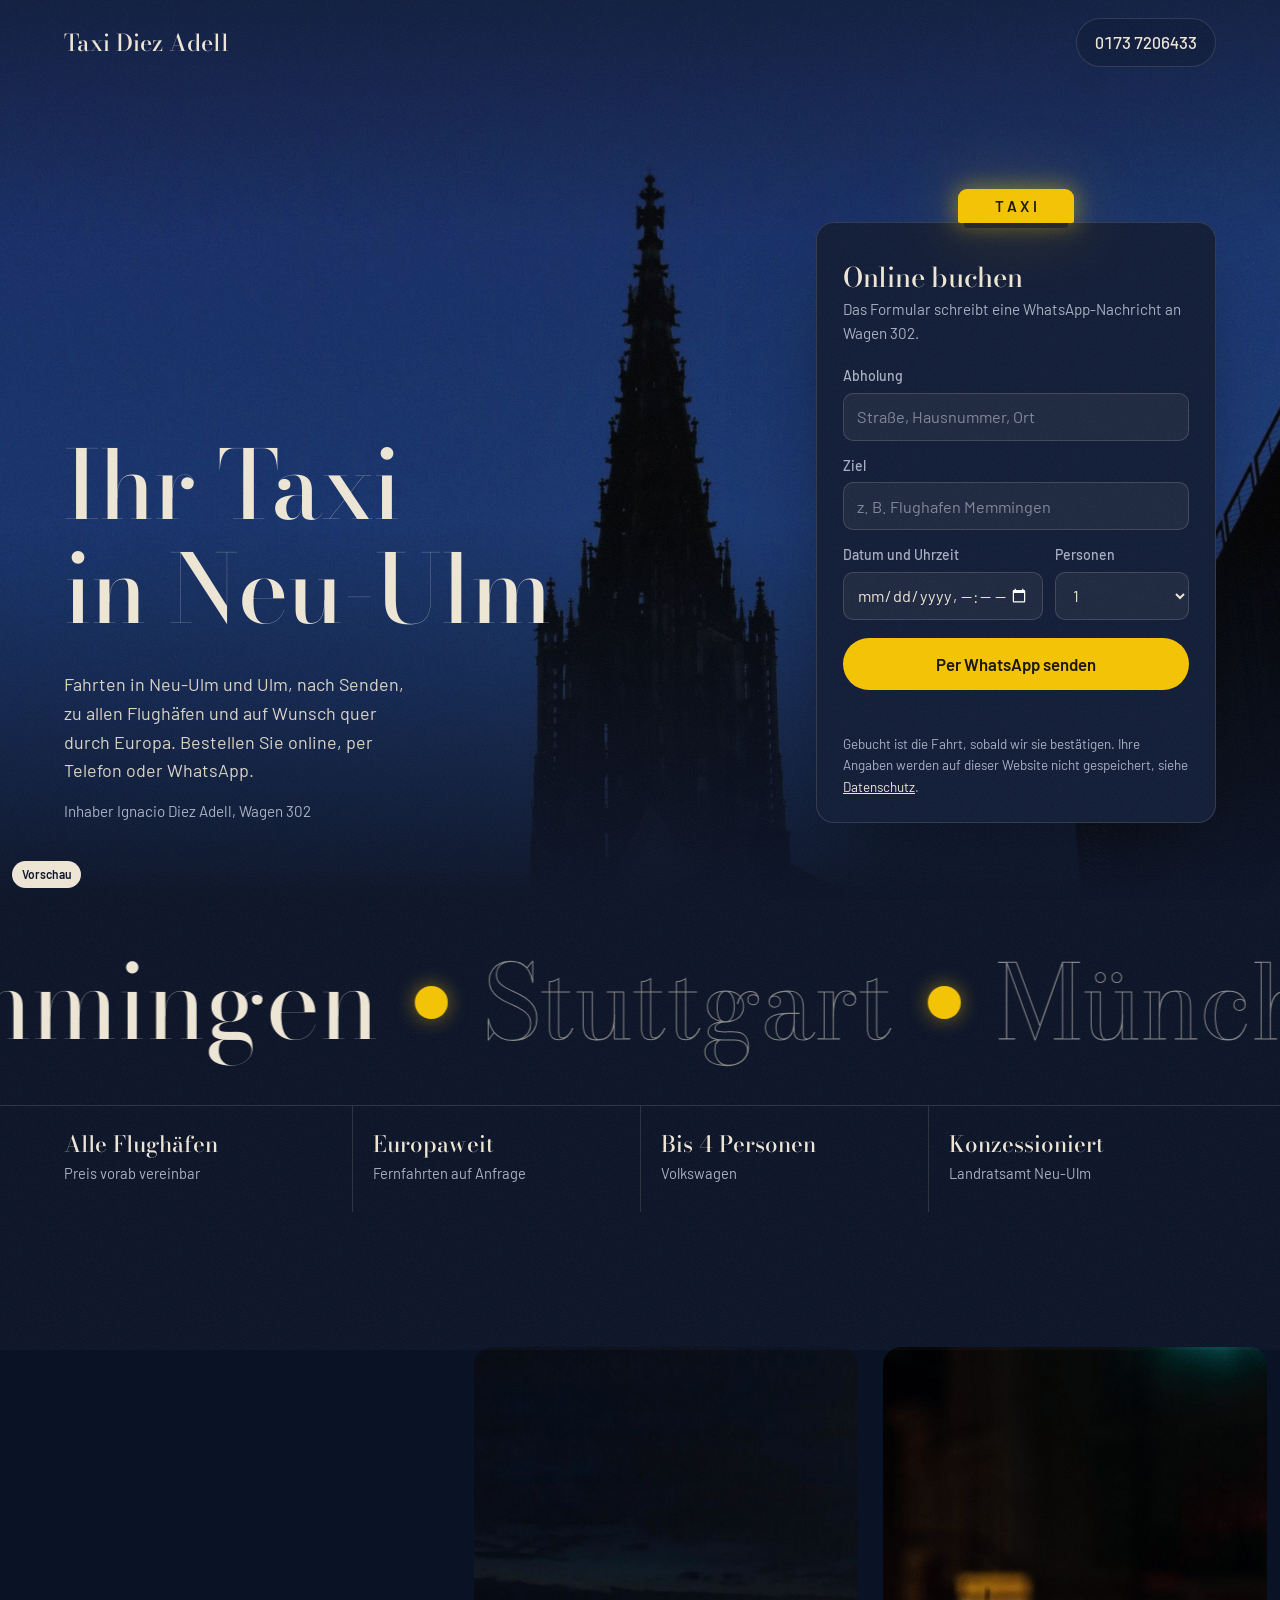
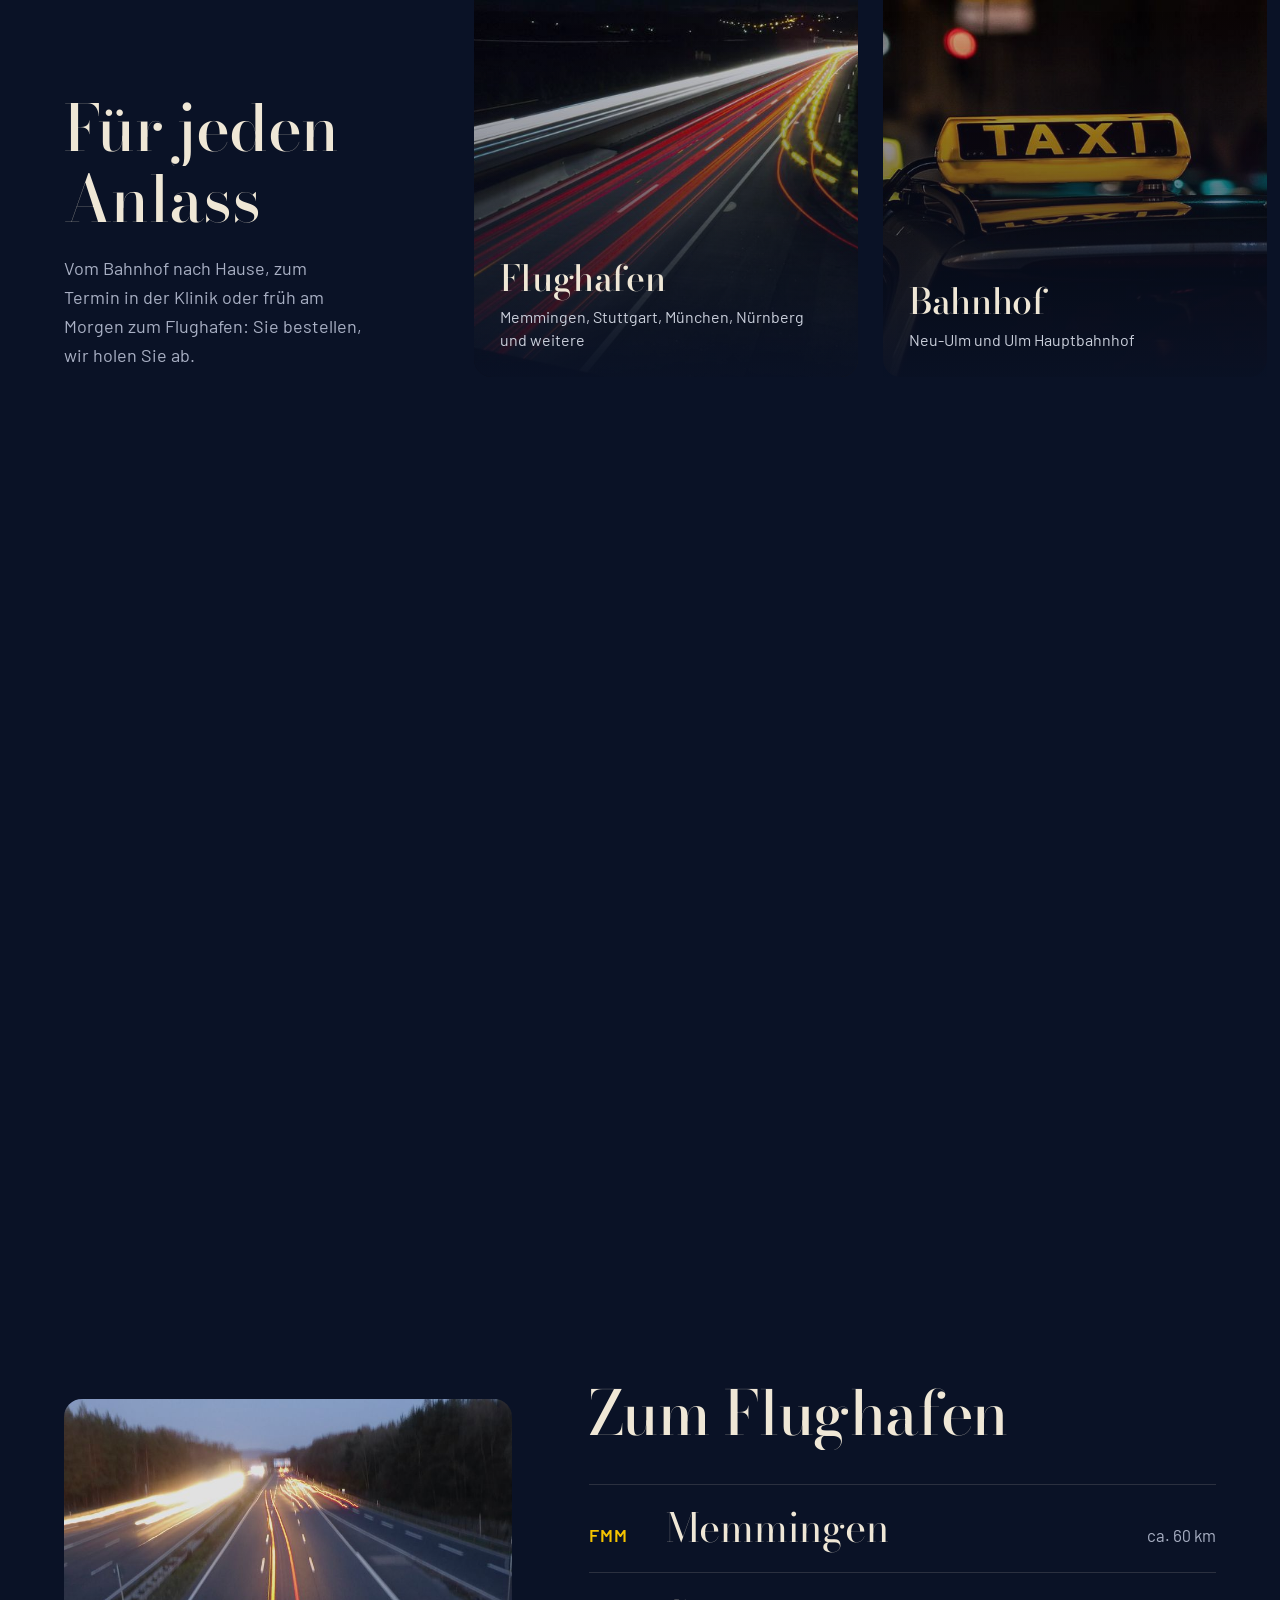
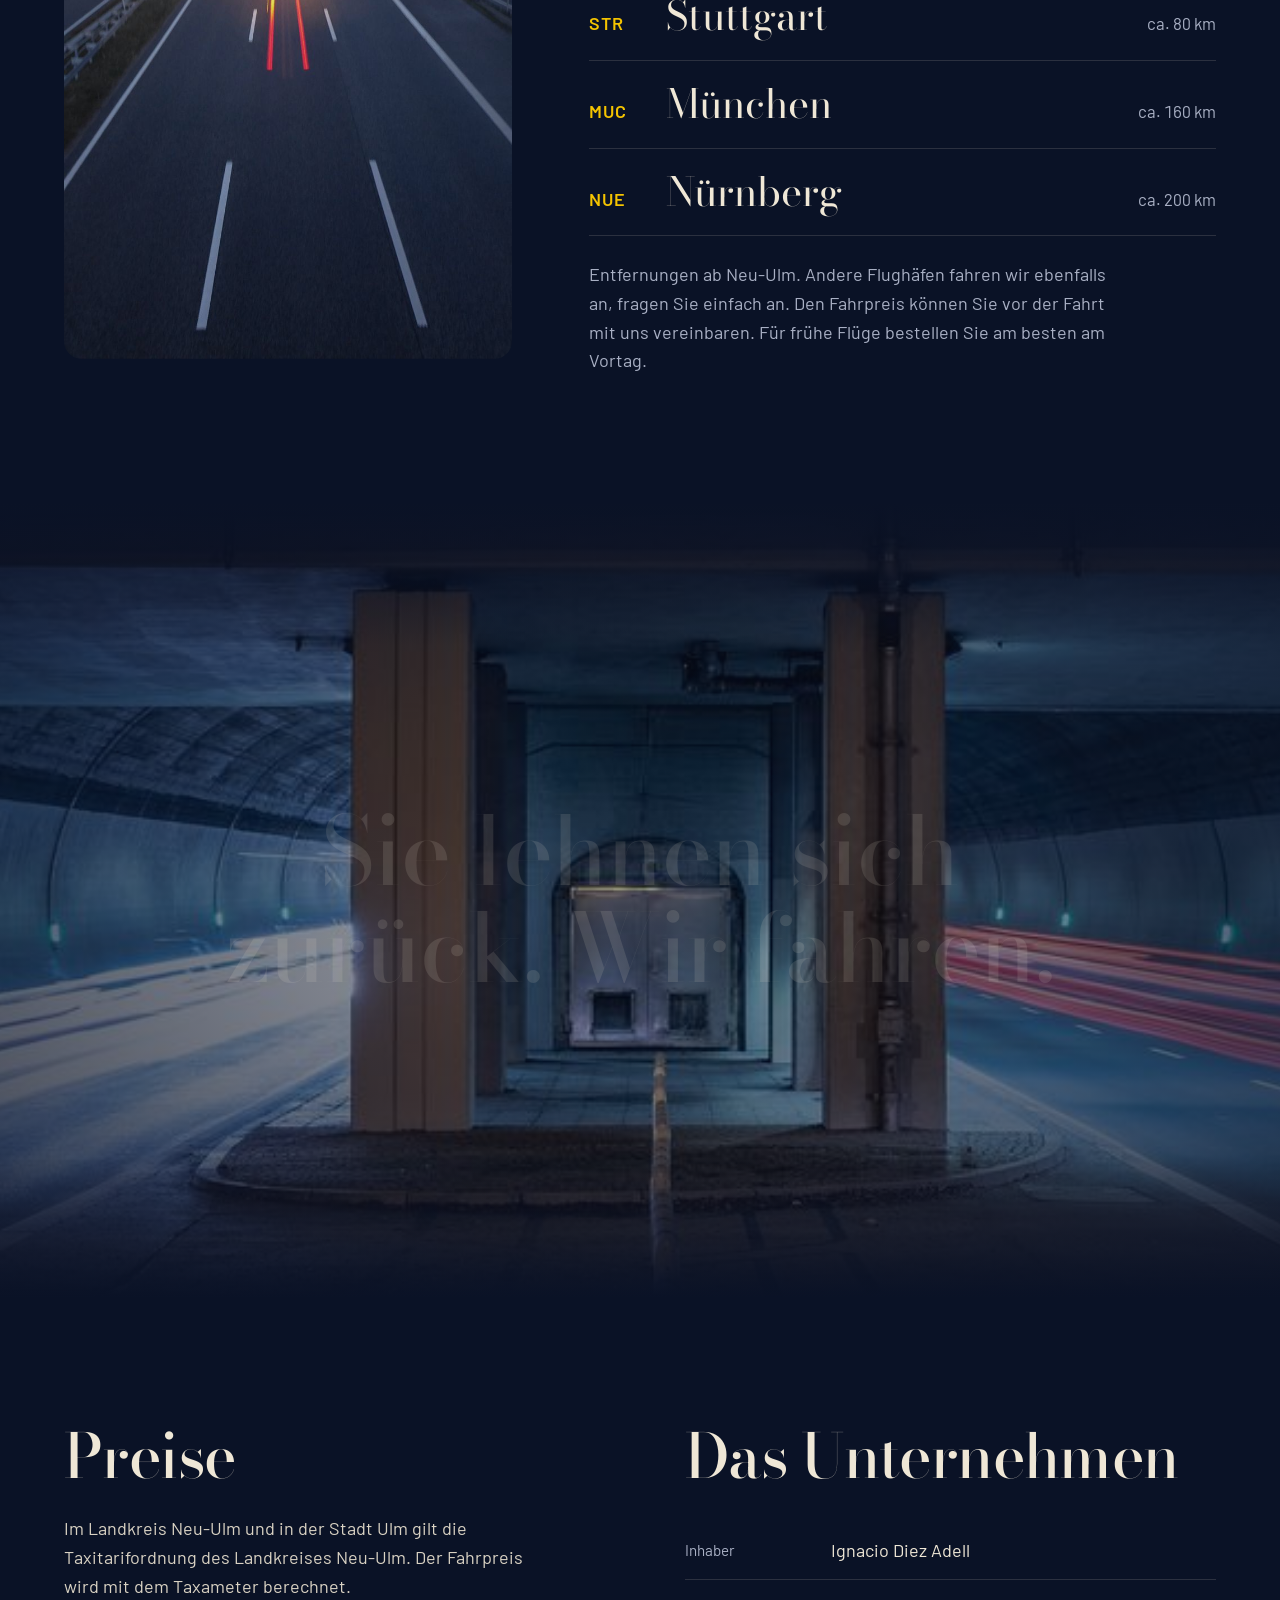
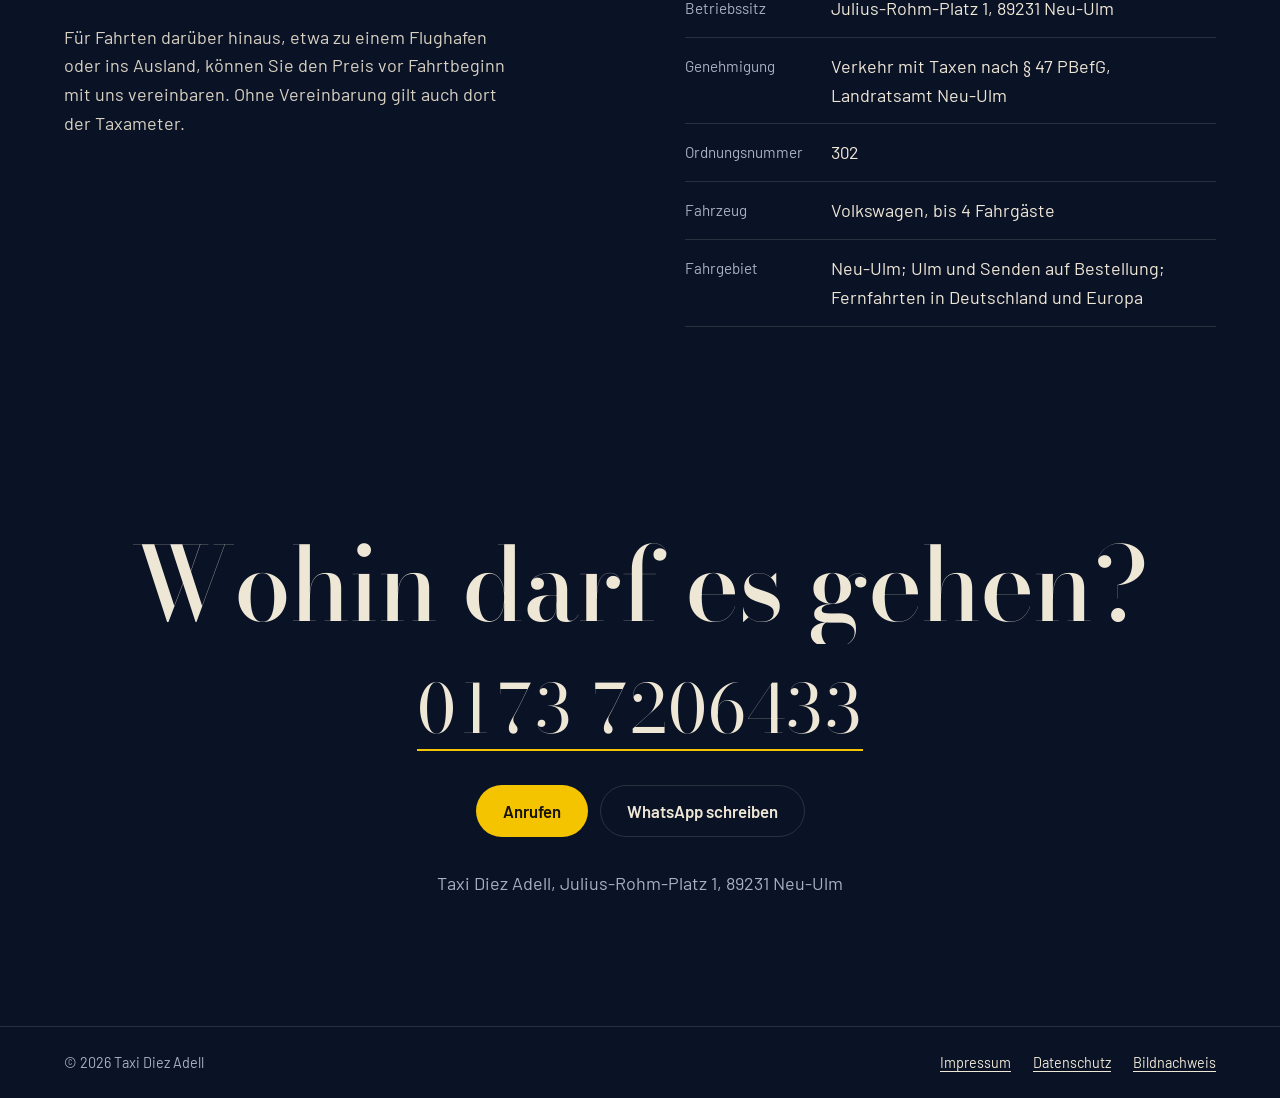
<file: index.html>
<!doctype html>
<html lang="de">
<head>
<meta charset="utf-8">
<meta name="viewport" content="width=device-width,initial-scale=1,viewport-fit=cover">
<title>Taxi Diez Adell · Taxi in Neu-Ulm</title>
<meta name="description" content="Taxi in Neu-Ulm. Fahrten in Neu-Ulm und Ulm, nach Senden, zu allen Flughäfen und Fernfahrten in ganz Europa. Online, per Telefon oder WhatsApp: 0173 7206433.">
<meta name="robots" content="noindex, nofollow">
<meta name="theme-color" content="#0A1226">
<link rel="preload" href="fonts/BodoniModa-normal-400-700.woff2" as="font" type="font/woff2" crossorigin>
<link rel="preload" href="img/muenster-nacht-2400.jpg" as="image" media="(min-width: 761px)">
<link rel="preload" href="img/muenster-nacht-hoch-1200.jpg" as="image" media="(max-width: 760px)">
<link rel="stylesheet" href="fonts.css">
<script>
  // Bewegung nur, wenn erwünscht; ohne JavaScript bleibt alles sichtbar
  (function () {
    var d = document.documentElement;
    if (window.matchMedia && !window.matchMedia('(prefers-reduced-motion: reduce)').matches) {
      d.classList.add('motion');
      // Vorspann nur beim Ankommen von außen; kein Speichern im Browser (§ 25 TDDDG)
      var own = false;
      try { own = !!document.referrer && new URL(document.referrer).origin === location.origin; } catch (e) {}
      if (!own) d.classList.add('intro');
    }
  })();
</script>
<style>
/* Blaue Stunde über dem Ulmer Münster: Grundfarbe aus dem Himmel des Titelfotos,
   Text in Hellelfenbein (RAL 1015, die deutsche Taxifarbe), Gelb nur dort, wo im Taxi Licht ist. */
:root {
  --night: #0A1226;
  --night-2: #101B36;
  --ivory: #EFE7D6;
  --mist: #A9B0C4;
  --sign: #F5C400;
  --line: rgba(239, 231, 214, .14);
  --serif: "Bodoni Moda", "Bodoni 72", Didot, Georgia, serif;
  --sans: "Barlow", "Segoe UI", system-ui, sans-serif;
  --gut: clamp(16px, 5vw, 72px);
  --max: 1320px;
  --ease: cubic-bezier(.2, .7, .2, 1);
  color-scheme: dark;
}
* { box-sizing: border-box; }
html { -webkit-text-size-adjust: 100%; }
html.lenis, html.lenis body { height: auto; }
.lenis.lenis-smooth { scroll-behavior: auto !important; }
.lenis.lenis-stopped { overflow: hidden; }
body { margin: 0; background: var(--night); color: var(--ivory); font: 400 18px/1.6 var(--sans); overflow-x: hidden; }
img { display: block; max-width: 100%; height: auto; }
a { color: inherit; }
:focus-visible { outline: 2px solid var(--sign); outline-offset: 3px; }
.wrap { max-width: var(--max); margin: 0 auto; padding-inline: var(--gut); }
h1, h2, h3 { font-family: var(--serif); font-weight: 500; letter-spacing: -.01em; line-height: 1.04; margin: 0; text-wrap: balance; }
.num { font-variant-numeric: tabular-nums lining-nums; white-space: nowrap; }
figure { margin: 0; }
.sr { position: absolute; width: 1px; height: 1px; overflow: hidden; clip: rect(0 0 0 0); white-space: nowrap; }

/* Filmkorn über allem, sehr leise */
.grain { position: fixed; inset: -50%; z-index: 60; pointer-events: none; opacity: .07; background-image: url("data:image/svg+xml,%3Csvg xmlns='http://www.w3.org/2000/svg' width='160' height='160'%3E%3Cfilter id='n'%3E%3CfeTurbulence type='fractalNoise' baseFrequency='.85' numOctaves='3' stitchTiles='stitch'/%3E%3C/filter%3E%3Crect width='100%25' height='100%25' filter='url(%23n)'/%3E%3C/svg%3E"); }
.motion .grain { animation: grain .9s steps(4) infinite; }
@keyframes grain { 0% { transform: translate(0, 0); } 25% { transform: translate(-3%, 2%); } 50% { transform: translate(2%, -3%); } 75% { transform: translate(-2%, -1%); } 100% { transform: translate(1%, 3%); } }

/* Vorspann: das Dachzeichen geht an, dann hebt sich der Vorhang */
.loader { display: none; }
.intro .loader { display: grid; position: fixed; inset: 0; z-index: 80; background: #060B18; place-items: center; animation: loaderFailsafe .01s 4s forwards; }
@keyframes loaderFailsafe { to { visibility: hidden; } }
.loader .sign { width: 150px; height: 44px; border-radius: 11px 11px 3px 3px; background: #2C2B26; color: #5E5A4E; display: grid; place-items: center; font: 600 1.15rem var(--sans); letter-spacing: .3em; padding-left: .3em; }
.loader .sign.on { background: var(--sign); color: #1A1708; box-shadow: 0 0 30px 4px rgba(245,196,0,.5), 0 0 120px 30px rgba(245,196,0,.16); }
.loader p { position: absolute; bottom: 9vh; left: 0; right: 0; text-align: center; font-family: var(--serif); font-size: 1.1rem; color: var(--mist); margin: 0; }

/* Navigation */
.nav { position: fixed; inset: 0 0 auto; z-index: 40; padding-top: env(safe-area-inset-top, 0px); transition: transform .5s var(--ease), background-color .4s, backdrop-filter .4s; }
.nav.solid { background: rgba(10,18,38,.72); backdrop-filter: blur(14px); -webkit-backdrop-filter: blur(14px); border-bottom: 1px solid var(--line); }
.nav.hide { transform: translateY(-110%); }
.nav .wrap { display: flex; justify-content: space-between; align-items: center; gap: 16px; padding-block: 18px; }
.brand { font-family: var(--serif); font-size: 1.45rem; font-weight: 500; text-decoration: none; }
.nav-tel { font-weight: 500; font-size: 1.05rem; text-decoration: none; padding: 10px 18px; border: 1px solid var(--line); border-radius: 999px; background: rgba(10,18,38,.35); display: inline-block; }
.nav-tel:hover { border-color: var(--ivory); }

/* Titel */
.hero { position: relative; min-height: min(100svh, 980px); display: flex; align-items: flex-end; isolation: isolate; overflow: hidden; }
.hero-media { position: absolute; inset: 0; z-index: -2; overflow: hidden; }
.hero-media img { width: 100%; height: 100%; object-fit: cover; object-position: 50% 35%; transform-origin: 50% 40%; }
.hero::after { content: ""; position: absolute; inset: 0; z-index: -1; background: linear-gradient(180deg, rgba(10,18,38,.55) 0%, rgba(10,18,38,0) 26%, rgba(10,18,38,0) 58%, var(--night) 100%); }
.hero-in { width: 100%; display: grid; grid-template-columns: minmax(0, 1fr) minmax(0, 400px); gap: 48px; align-items: end; padding-block: 140px clamp(40px, 6vw, 80px); }
.hero h1 { font-size: clamp(3.1rem, 7.4vw, 6.6rem); max-width: 9ch; }
.hero .lead { margin: 26px 0 0; max-width: 36ch; font-size: clamp(1.08rem, 1.4vw, 1.22rem); color: #DCD5C6; }
.hero .owner { margin: 14px 0 0; font-size: .95rem; color: var(--mist); }

/* Bestellkarte: die Karte ist das Wagendach, darauf das Dachzeichen */
.order { position: relative; background: var(--night-2); border: 1px solid var(--line); border-radius: 18px; padding: 40px 26px 24px; margin-top: 34px; box-shadow: 0 40px 80px -30px rgba(0,0,0,.6); }
.roof { position: absolute; top: 0; left: 50%; transform: translate(-50%, -100%); width: 116px; height: 34px; background: var(--sign); border-radius: 9px 9px 2px 2px; display: grid; place-items: center; font: 600 .95rem var(--sans); letter-spacing: .26em; padding-left: .26em; color: #1A1708; box-shadow: 0 0 22px 2px rgba(245,196,0,.45), 0 0 70px 10px rgba(245,196,0,.14); }
.roof::after { content: ""; position: absolute; left: 6px; right: 6px; bottom: -5px; height: 5px; background: #23232A; border-radius: 0 0 3px 3px; }
.motion .roof { background: #3B3A33; color: #6A6658; box-shadow: none; }
.roof.on { background: var(--sign) !important; color: #1A1708 !important; box-shadow: 0 0 22px 2px rgba(245,196,0,.45), 0 0 70px 10px rgba(245,196,0,.14) !important; }
.order h2 { font-size: 1.7rem; }
.order .sub { color: var(--mist); font-size: .95rem; margin: 6px 0 20px; }
.field { display: grid; gap: 5px; margin-bottom: 14px; min-width: 0; }
.field label { font-size: .88rem; font-weight: 500; color: var(--mist); }
.field input, .field select { width: 100%; min-width: 0; min-height: 48px; padding: 10px 13px; background: rgba(239,231,214,.06); border: 1px solid rgba(239,231,214,.16); border-radius: 10px; color: var(--ivory); font: 400 1.02rem var(--sans); transition: border-color .25s, background-color .25s; }
.field input::placeholder { color: #7F8799; }
.field input:focus, .field select:focus { outline: none; border-color: var(--sign); background: rgba(239,231,214,.09); }
.field select option { background: var(--night-2); }
.pair-f { display: grid; grid-template-columns: 1.5fr 1fr; gap: 12px; }
.btn { position: relative; display: inline-flex; align-items: center; justify-content: center; gap: 10px; min-height: 52px; padding: 13px 26px; border-radius: 999px; font: 600 1.05rem var(--sans); text-decoration: none; cursor: pointer; border: 1px solid transparent; overflow: hidden; isolation: isolate; transition: color .35s var(--ease), border-color .35s; }
.btn::before { content: ""; position: absolute; inset: 0; z-index: -1; border-radius: inherit; transform: translateY(101%); transition: transform .45s var(--ease); }
.btn:hover::before { transform: none; }
.btn-sign { background: var(--sign); color: #15130A; }
.btn-sign::before { background: #FFE17A; }
.btn-ghost { border-color: var(--line); color: var(--ivory); background: transparent; }
.btn-ghost::before { background: var(--ivory); }
.btn-ghost:hover { color: var(--night); border-color: var(--ivory); }
.order .btn { width: 100%; margin-top: 4px; }
.order .fine { font-size: .84rem; color: var(--mist); margin: 14px 0 0; }
.order .fine a { color: var(--ivory); }
.hint { min-height: 1.3em; margin: 10px 0 0; font-weight: 500; color: var(--sign); font-size: .95rem; }

/* Laufband mit den Zielen */
.marquee { overflow: hidden; padding-block: clamp(28px, 4vw, 52px); border-bottom: 1px solid var(--line); }
.marquee-track { display: flex; width: max-content; will-change: transform; }
.marquee-group { display: flex; align-items: center; flex: none; }
.marquee span { font-family: var(--serif); font-size: clamp(3rem, 8vw, 7.5rem); line-height: 1; white-space: nowrap; padding-inline: .35em; color: transparent; -webkit-text-stroke: 1px rgba(239,231,214,.55); }
.marquee span.fill { color: var(--ivory); -webkit-text-stroke: 0; }
.marquee i { width: .32em; height: .32em; flex: none; border-radius: 50%; background: var(--sign); font-size: clamp(3rem, 8vw, 7.5rem); box-shadow: 0 0 20px rgba(245,196,0,.5); }

/* Auf einen Blick */
.glance ul { list-style: none; margin: 0; padding: 0; display: grid; grid-template-columns: repeat(4, 1fr); }
.glance li { padding: 26px 20px; border-left: 1px solid var(--line); min-width: 0; }
.glance li:first-child { border-left: 0; padding-left: 0; }
.glance b { display: block; font-family: var(--serif); font-weight: 500; font-size: 1.4rem; line-height: 1.15; }
.glance span { font-size: .92rem; color: var(--mist); }

/* Abschnitte */
.sec { padding-block: clamp(80px, 10vw, 150px); }
.sec h2 { font-size: clamp(2.3rem, 4.8vw, 4rem); }

/* Fahrten: auf großen Bildschirmen fährt die Reihe seitlich vorbei */
.rides { padding-block: clamp(80px, 10vw, 140px); overflow: hidden; }
.rides-track { display: flex; gap: clamp(16px, 2vw, 28px); padding-inline: var(--gut); align-items: stretch; width: max-content; }
.rides-intro { width: min(30vw, 420px); flex: none; display: flex; flex-direction: column; justify-content: flex-end; padding-bottom: 8px; }
.rides-intro h2 { font-size: clamp(2.6rem, 5vw, 4.4rem); }
.rides-intro p { color: var(--mist); margin: 18px 0 0; max-width: 30ch; }
.card { position: relative; flex: none; width: min(30vw, 440px); height: min(70vh, 640px); border-radius: 18px; overflow: hidden; isolation: isolate; background: var(--night-2); }
.card img { position: absolute; top: 0; left: -9%; width: 118%; height: 100%; max-width: none; object-fit: cover; z-index: -2; }
.card::after { content: ""; position: absolute; inset: 0; z-index: -1; background: linear-gradient(180deg, rgba(10,18,38,0) 42%, rgba(10,18,38,.94) 100%); }
.card .txt { position: absolute; left: 26px; right: 26px; bottom: 26px; }
.card h3 { font-size: clamp(2rem, 2.8vw, 2.7rem); }
.card p { margin: 8px 0 0; color: #CBD0DC; font-size: 1rem; line-height: 1.45; }
.swipe { display: none; font-size: .95rem; color: var(--mist); margin-top: 14px; }

/* Flughafen */
.air { display: grid; grid-template-columns: 5fr 7fr; gap: clamp(32px, 6vw, 96px); align-items: center; padding-top: 0; }
.air .photo { overflow: hidden; border-radius: 18px; }
.air .photo img { width: 100%; aspect-ratio: 4 / 5; object-fit: cover; }
.dest { list-style: none; margin: 34px 0 0; padding: 0; }
.dest li { position: relative; display: grid; grid-template-columns: 3.4em 1fr auto; align-items: baseline; gap: 16px; padding: 22px 0; }
.dest li::before, .dest li:last-child::after { content: ""; position: absolute; left: 0; right: 0; height: 1px; background: var(--line); transform-origin: left; }
.dest li::before { top: 0; }
.dest li:last-child::after { bottom: 0; }
.motion .dest li::before, .motion .dest li:last-child::after { transform: scaleX(var(--rule, 0)); }
.dest .code { color: var(--sign); font-weight: 600; letter-spacing: .06em; }
.dest .city { font-family: var(--serif); font-size: clamp(1.7rem, 3.2vw, 2.5rem); line-height: 1.1; min-width: 0; }
.dest .km { color: var(--mist); font-size: 1.05rem; }
.dest .km b { font-weight: 400; }
.air .note { margin: 24px 0 0; color: var(--mist); max-width: 52ch; }

/* Bildband */
.band { position: relative; overflow: hidden; height: clamp(420px, 62vw, 820px); display: grid; place-items: center; isolation: isolate; }
.band img { position: absolute; inset: 0; width: 100%; height: 100%; object-fit: cover; z-index: -2; }
.band::after { content: ""; position: absolute; inset: 0; z-index: -1; background: radial-gradient(ellipse at center, rgba(10,18,38,.25), rgba(10,18,38,.78)), linear-gradient(180deg, var(--night) 0%, rgba(10,18,38,0) 18%, rgba(10,18,38,0) 82%, var(--night) 100%); }
.band h2 { font-size: clamp(2.6rem, 7.4vw, 6.6rem); text-align: center; padding-inline: var(--gut); line-height: 1.02; }

/* Preise und Unternehmen */
.info { display: grid; grid-template-columns: 1fr 1fr; gap: clamp(40px, 7vw, 112px); }
.info p { color: #D9D2C3; margin: 22px 0 0; max-width: 46ch; }
.facts { margin: 30px 0 0; display: grid; grid-template-columns: max-content 1fr; }
.facts dt, .facts dd { margin: 0; padding: 14px 0; border-bottom: 1px solid var(--line); }
.facts dt { color: var(--mist); font-size: .95rem; padding-top: 16px; padding-right: 28px; }

/* Kontakt */
.contact { text-align: center; padding-top: clamp(40px, 6vw, 80px); }
.contact h2 { font-size: clamp(2.8rem, 8vw, 7rem); }
.contact .tel { display: inline-block; margin-top: 26px; font-family: var(--serif); font-size: clamp(2.2rem, 6vw, 4.2rem); text-decoration: none; line-height: 1.15; position: relative; }
.contact .tel::after { content: ""; position: absolute; left: 0; right: 0; bottom: -4px; height: 2px; background: var(--sign); transform-origin: left; transition: transform .6s var(--ease); }
.contact .tel:hover::after { transform: scaleX(.3); }
.contact .btns { display: flex; flex-wrap: wrap; justify-content: center; gap: 12px; margin-top: 38px; }
.contact address { font-style: normal; color: var(--mist); margin-top: 32px; }

footer { border-top: 1px solid var(--line); color: var(--mist); font-size: .9rem; }
footer .wrap { display: flex; flex-wrap: wrap; justify-content: space-between; gap: 10px 28px; padding-block: 24px calc(24px + env(safe-area-inset-bottom, 0px)); }
footer nav { display: flex; flex-wrap: wrap; gap: 6px 22px; }
footer a { color: var(--ivory); text-underline-offset: 3px; }
.preview { position: fixed; left: 12px; bottom: calc(12px + env(safe-area-inset-bottom, 0px)); z-index: 50; font-size: .75rem; font-weight: 600; background: var(--ivory); color: var(--night); border-radius: 999px; padding: 4px 10px; }

/* Ausgangszustände nur mit Bewegung; Notfall-Einblendung, falls ein Skript ausfällt */
.hero-media picture { display: block; height: 100%; }
.motion .hero-copy, .motion .order { opacity: 0; animation: failsafeShow 0s 3.6s forwards; }
.motion .roof { animation: failsafeRoof 0s 3.6s forwards; }
@keyframes failsafeShow { to { opacity: 1; } }
@keyframes failsafeRoof { to { background: var(--sign); color: #1A1708; } }
.split .line, .split-line { padding-bottom: .06em; }

@media (min-width: 1001px) {
  .rides { height: 100svh; min-height: 680px; display: flex; align-items: center; padding-block: 0; }
}
@media (max-width: 1000px) {
  .hero-in { grid-template-columns: 1fr; gap: 20px; }
  .order { max-width: 520px; }
  .air, .info { grid-template-columns: 1fr; }
  .air .photo img { aspect-ratio: 16 / 10; }
  .glance ul { grid-template-columns: 1fr 1fr; }
  .glance li:nth-child(3) { border-left: 0; padding-left: 0; }
  .glance li:nth-child(n+3) { border-top: 1px solid var(--line); }
  .rides { overflow: visible; }
  .rides-track { width: auto; flex-wrap: wrap; padding-inline: 0; }
  .rides-intro { width: 100%; padding-inline: var(--gut); margin-bottom: 26px; }
  .rides-cards { display: flex; gap: 12px; overflow-x: auto; scroll-snap-type: x mandatory; padding-inline: var(--gut); scrollbar-width: none; width: 100%; }
  .rides-cards::-webkit-scrollbar { display: none; }
  .card { width: min(76vw, 360px); height: auto; aspect-ratio: 3 / 4.2; scroll-snap-align: start; scroll-margin-left: var(--gut); }
  .card img { left: 0; width: 100%; }
  .swipe { display: block; }
}
@media (min-width: 1001px) { .rides-cards { display: contents; } }
@media (max-width: 760px) {
  body { font-size: 17px; }
  .hero { min-height: 0; display: block; }
  .hero-media { position: relative; inset: auto; height: min(62svh, 560px); min-height: 380px; }
  .hero-media img { object-position: 50% 30%; }
  .hero::after { bottom: auto; height: calc(min(62svh, 560px) + 1px); min-height: 381px; background: linear-gradient(180deg, rgba(10,18,38,.5) 0%, rgba(10,18,38,0) 30%, rgba(10,18,38,.2) 70%, var(--night) 100%); }
  .hero-in { margin-top: -96px; padding-top: 0; position: relative; }
  .nav-tel { padding: 8px 14px; font-size: .98rem; }
  .pair-f { grid-template-columns: 1fr; }
  .glance li { padding: 18px 14px; }
  .glance b { font-size: 1.2rem; }
  .facts { grid-template-columns: 1fr; }
  .facts dt { border-bottom: 0; padding-bottom: 0; padding-right: 0; }
  .facts dd { padding-top: 2px; }
  .dest li { grid-template-columns: 3em 1fr auto; gap: 12px; }
  .grain { opacity: .05; }
}
</style>
</head>
<body>

<div class="loader" aria-hidden="true"><div class="sign">TAXI</div><p>Taxi Diez Adell, Neu-Ulm</p></div>
<div class="grain" aria-hidden="true"></div>

<nav class="nav" aria-label="Kopfzeile">
  <div class="wrap">
    <a class="brand" href="#start">Taxi Diez Adell</a>
    <a class="nav-tel num magnet" href="tel:+491737206433">0173 7206433</a>
  </div>
</nav>

<main id="start">
  <header class="hero">
    <div class="hero-media">
      <picture>
        <source media="(max-width: 760px)" srcset="img/muenster-nacht-hoch-800.jpg 800w, img/muenster-nacht-hoch-1200.jpg 1200w" sizes="100vw">
        <img src="img/muenster-nacht-2400.jpg" srcset="img/muenster-nacht-1280.jpg 1280w, img/muenster-nacht-2400.jpg 2400w" sizes="100vw" width="2400" height="1350" alt="Der Turm des Ulmer Münsters am Abendhimmel">
      </picture>
    </div>
    <div class="wrap hero-in">
      <div class="hero-copy">
        <h1 class="split">Ihr Taxi in Neu-Ulm</h1>
        <p class="lead">Fahrten in Neu-Ulm und Ulm, nach Senden, zu allen Flughäfen und auf Wunsch quer durch Europa. Bestellen Sie online, per Telefon oder WhatsApp.</p>
        <p class="owner">Inhaber Ignacio Diez Adell, Wagen 302</p>
      </div>

      <form class="order" id="ride" novalidate>
        <div class="roof" aria-hidden="true">TAXI</div>
        <h2>Online buchen</h2>
        <p class="sub">Das Formular schreibt eine WhatsApp-Nachricht an Wagen 302.</p>
        <div class="field"><label for="from">Abholung</label><input id="from" autocomplete="street-address" placeholder="Straße, Hausnummer, Ort"></div>
        <div class="field"><label for="to">Ziel</label><input id="to" autocomplete="off" placeholder="z. B. Flughafen Memmingen"></div>
        <div class="pair-f">
          <div class="field"><label for="when">Datum und Uhrzeit</label><input id="when" type="datetime-local"></div>
          <div class="field"><label for="pax">Personen</label><select id="pax"><option>1</option><option>2</option><option>3</option><option>4</option></select></div>
        </div>
        <button class="btn btn-sign" type="submit">Per WhatsApp senden</button>
        <p class="hint" id="hint" role="status"></p>
        <p class="fine">Gebucht ist die Fahrt, sobald wir sie bestätigen. Ihre Angaben werden auf dieser Website nicht gespeichert, siehe <a href="datenschutz.html">Datenschutz</a>.</p>
      </form>
    </div>
  </header>

  <section class="marquee" aria-label="Fahrtziele">
    <p class="sr">Neu-Ulm, Ulm, Senden, Memmingen, Stuttgart, München, Nürnberg, Europa</p>
    <div class="marquee-track" aria-hidden="true">
      <div class="marquee-group"><span class="fill">Neu-Ulm</span><i></i><span>Ulm</span><i></i><span>Senden</span><i></i><span class="fill">Memmingen</span><i></i><span>Stuttgart</span><i></i><span>München</span><i></i><span class="fill">Nürnberg</span><i></i><span>Europa</span><i></i></div>
      <div class="marquee-group"><span class="fill">Neu-Ulm</span><i></i><span>Ulm</span><i></i><span>Senden</span><i></i><span class="fill">Memmingen</span><i></i><span>Stuttgart</span><i></i><span>München</span><i></i><span class="fill">Nürnberg</span><i></i><span>Europa</span><i></i></div>
    </div>
  </section>

  <section class="glance" aria-label="Auf einen Blick">
    <div class="wrap">
      <ul>
        <li><b>Alle Flughäfen</b><span>Preis vorab vereinbar</span></li>
        <li><b>Europaweit</b><span>Fernfahrten auf Anfrage</span></li>
        <li><b>Bis 4 Personen</b><span>Volkswagen</span></li>
        <li><b>Konzessioniert</b><span>Landratsamt Neu-Ulm</span></li>
      </ul>
    </div>
  </section>

  <section class="rides" aria-labelledby="h-anlass">
    <div class="rides-track">
      <div class="rides-intro">
        <h2 id="h-anlass" class="split">Für jeden Anlass</h2>
        <p>Vom Bahnhof nach Hause, zum Termin in der Klinik oder früh am Morgen zum Flughafen: Sie bestellen, wir holen Sie ab.</p>
        <span class="swipe">Zum Blättern wischen</span>
      </div>
      <div class="rides-cards">
        <article class="card"><img src="img/karte-flughafen-900.jpg" srcset="img/karte-flughafen-600.jpg 600w, img/karte-flughafen-900.jpg 900w" sizes="(max-width: 1000px) 76vw, 30vw" width="900" height="1260" loading="lazy" alt="Lichtspuren auf einer Autobahn bei Nacht"><div class="txt"><h3>Flughafen</h3><p>Memmingen, Stuttgart, München, Nürnberg und weitere</p></div></article>
        <article class="card"><img src="img/karte-bahnhof-900.jpg" srcset="img/karte-bahnhof-600.jpg 600w, img/karte-bahnhof-900.jpg 900w" sizes="(max-width: 1000px) 76vw, 30vw" width="900" height="1260" loading="lazy" alt="Leuchtendes Taxischild auf einem Wagendach bei Nacht"><div class="txt"><h3>Bahnhof</h3><p>Neu-Ulm und Ulm Hauptbahnhof</p></div></article>
        <article class="card"><img src="img/karte-arzt-900.jpg" srcset="img/karte-arzt-600.jpg 600w, img/karte-arzt-900.jpg 900w" sizes="(max-width: 1000px) 76vw, 30vw" width="900" height="1260" loading="lazy" alt="Blick von der Rückbank durch die Windschutzscheibe auf eine Straße bei Nacht"><div class="txt"><h3>Arzt und Klinik</h3><p>Als Privatfahrt, ohne Abrechnung mit der Krankenkasse</p></div></article>
        <article class="card"><img src="img/karte-heimweg-900.jpg" srcset="img/karte-heimweg-600.jpg 600w, img/karte-heimweg-900.jpg 900w" sizes="(max-width: 1000px) 76vw, 30vw" width="900" height="1260" loading="lazy" alt="Geschwungene Lichtspuren auf einer Stadtstraße am Abend"><div class="txt"><h3>Heimweg</h3><p>Nach Feier, Konzert oder Spätschicht</p></div></article>
      </div>
    </div>
  </section>

  <section class="sec wrap air" aria-labelledby="h-flug">
    <figure class="photo reveal">
      <img src="img/autobahn-abend-800.jpg" srcset="img/autobahn-abend-800.jpg 800w, img/autobahn-abend-1200.jpg 1200w" sizes="(max-width: 1000px) 100vw, 40vw" width="800" height="1000" loading="lazy" alt="Autobahn in der Abenddämmerung mit Lichtspuren">
    </figure>
    <div>
      <h2 id="h-flug" class="split">Zum Flughafen</h2>
      <ul class="dest">
        <li><span class="code">FMM</span><span class="city">Memmingen</span><span class="km num">ca. <b class="count" data-to="60">60</b> km</span></li>
        <li><span class="code">STR</span><span class="city">Stuttgart</span><span class="km num">ca. <b class="count" data-to="80">80</b> km</span></li>
        <li><span class="code">MUC</span><span class="city">München</span><span class="km num">ca. <b class="count" data-to="160">160</b> km</span></li>
        <li><span class="code">NUE</span><span class="city">Nürnberg</span><span class="km num">ca. <b class="count" data-to="200">200</b> km</span></li>
      </ul>
      <p class="note">Entfernungen ab Neu-Ulm. Andere Flughäfen fahren wir ebenfalls an, fragen Sie einfach an. Den Fahrpreis können Sie vor der Fahrt mit uns vereinbaren. Für frühe Flüge bestellen Sie am besten am Vortag.</p>
    </div>
  </section>

  <section class="band" aria-label="Fahrgefühl">
    <img src="img/tunnel-2600.jpg" srcset="img/tunnel-1400.jpg 1400w, img/tunnel-2600.jpg 2600w" sizes="100vw" width="2600" height="834" loading="lazy" alt="">
    <h2 class="words">Sie lehnen sich zurück. Wir fahren.</h2>
  </section>

  <section class="sec wrap info" aria-label="Preise und Unternehmen">
    <div>
      <h2 class="split">Preise</h2>
      <p>Im Landkreis Neu-Ulm und in der Stadt Ulm gilt die Taxitarifordnung des Landkreises Neu-Ulm. Der Fahrpreis wird mit dem Taxameter berechnet.</p>
      <p>Für Fahrten darüber hinaus, etwa zu einem Flughafen oder ins Ausland, können Sie den Preis vor Fahrtbeginn mit uns vereinbaren. Ohne Vereinbarung gilt auch dort der Taxameter.</p>
    </div>
    <div>
      <h2 class="split">Das Unternehmen</h2>
      <dl class="facts">
        <dt>Inhaber</dt><dd>Ignacio Diez Adell</dd>
        <dt>Betriebssitz</dt><dd>Julius-Rohm-Platz 1, 89231 Neu-Ulm</dd>
        <dt>Genehmigung</dt><dd>Verkehr mit Taxen nach § 47 PBefG, Landratsamt Neu-Ulm</dd>
        <dt>Ordnungsnummer</dt><dd class="num">302</dd>
        <dt>Fahrzeug</dt><dd>Volkswagen, bis 4 Fahrgäste</dd>
        <dt>Fahrgebiet</dt><dd>Neu-Ulm; Ulm und Senden auf Bestellung; Fernfahrten in Deutschland und Europa</dd>
      </dl>
    </div>
  </section>

  <section class="sec wrap contact" aria-labelledby="h-kontakt">
    <h2 id="h-kontakt" class="split">Wohin darf es gehen?</h2>
    <a class="tel num" href="tel:+491737206433">0173 7206433</a>
    <div class="btns">
      <a class="btn btn-sign magnet" href="tel:+491737206433">Anrufen</a>
      <a class="btn btn-ghost magnet" href="https://wa.me/491737206433" rel="noopener">WhatsApp schreiben</a>
    </div>
    <address>Taxi Diez Adell, Julius-Rohm-Platz 1, 89231 Neu-Ulm</address>
  </section>
</main>

<footer>
  <div class="wrap">
    <span>© 2026 Taxi Diez Adell</span>
    <nav aria-label="Rechtliches"><a href="impressum.html">Impressum</a><a href="datenschutz.html">Datenschutz</a><a href="impressum.html#bildnachweis">Bildnachweis</a></nav>
  </div>
</footer>

<div class="preview" aria-hidden="true">Vorschau</div>

<script>
// Bestellformular: baut eine WhatsApp-Nachricht, unabhängig von den Animationen
(function () {
  var f = document.getElementById('ride'), hint = document.getElementById('hint');
  var p = function (n) { return String(n).padStart(2, '0'); };
  f.addEventListener('submit', function (e) {
    e.preventDefault();
    var v = function (id) { return document.getElementById(id).value.trim(); };
    if (!v('from') || !v('to')) {
      hint.textContent = 'Bitte Abholung und Ziel angeben.';
      document.getElementById(v('from') ? 'to' : 'from').focus();
      return;
    }
    var w = v('when') ? new Date(v('when')) : null;
    var ws = w ? p(w.getDate()) + '.' + p(w.getMonth() + 1) + '.' + w.getFullYear() + ', ' + p(w.getHours()) + ':' + p(w.getMinutes()) + ' Uhr' : 'so bald wie möglich';
    var msg = 'Hallo, ich möchte eine Fahrt bestellen:\nVon: ' + v('from') + '\nNach: ' + v('to') + '\nWann: ' + ws + '\nPersonen: ' + v('pax');
    hint.textContent = 'WhatsApp wird geöffnet …';
    window.location.href = 'https://wa.me/491737206433?text=' + encodeURIComponent(msg);
  });
})();
</script>
<!-- GSAP (GreenSock Standard License) und Lenis (MIT), lokal gehostet -->
<script src="js/gsap.min.js" defer></script>
<script src="js/ScrollTrigger.min.js" defer></script>
<script src="js/SplitText.min.js" defer></script>
<script src="js/lenis.min.js" defer></script>
<script src="js/motion.js" defer></script>
</body>
</html>
</file>
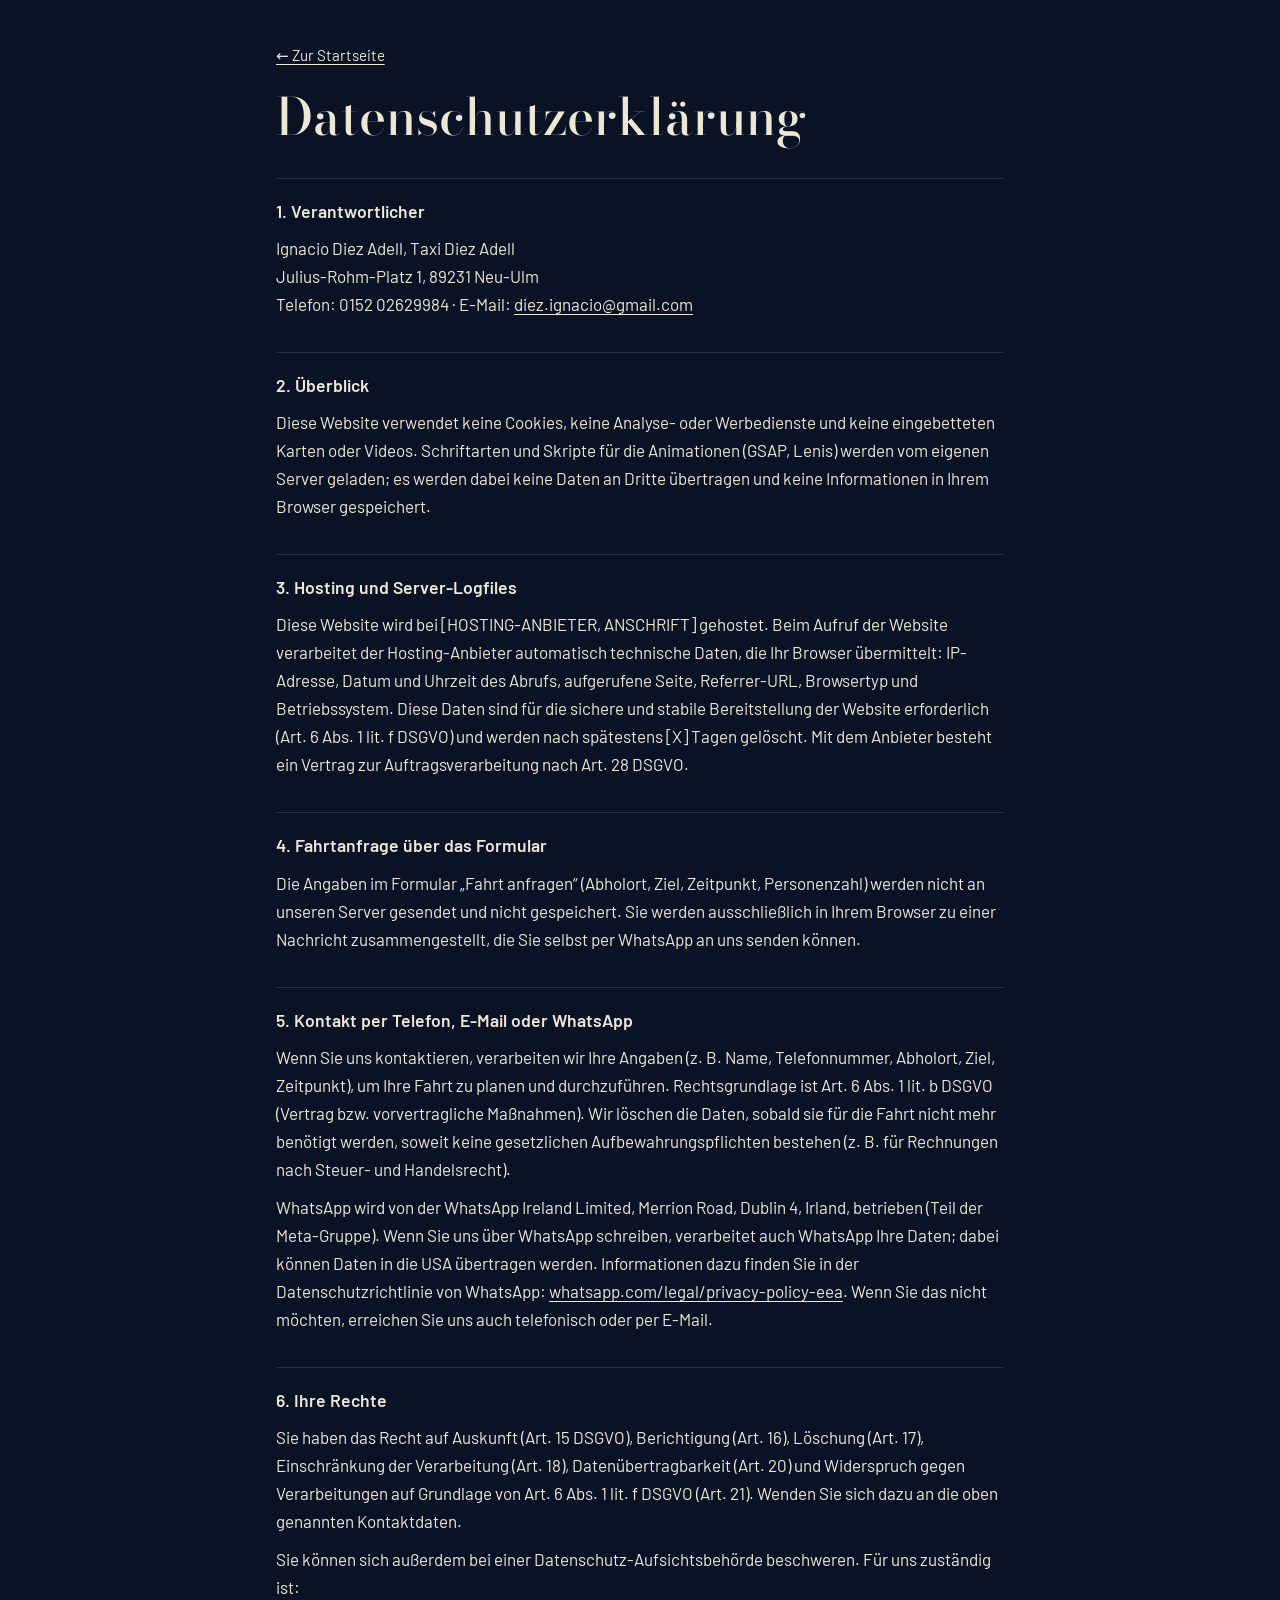
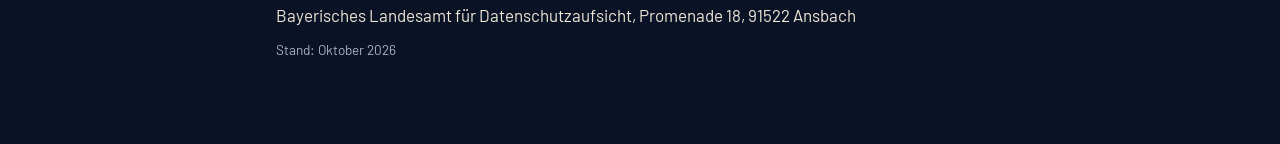
<file: datenschutz.html>
<!doctype html>
<html lang="de">
<head>
<meta charset="utf-8">
<meta name="viewport" content="width=device-width,initial-scale=1">
<title>Datenschutz · Taxi Diez Adell</title>
<meta name="robots" content="noindex, nofollow">
<link rel="stylesheet" href="fonts.css">
<link rel="stylesheet" href="legal.css">
</head>
<body>
<main class="legal">
  <a class="back" href="index.html">← Zur Startseite</a>
  <h1>Datenschutzerklärung</h1>

  <h2>1. Verantwortlicher</h2>
  <p>Ignacio Diez Adell, Taxi Diez Adell<br>
  Julius-Rohm-Platz 1, 89231 Neu-Ulm<br>
  Telefon: 0152 02629984 · E-Mail: <a href="mailto:diez.ignacio@gmail.com">diez.ignacio@gmail.com</a></p>

  <h2>2. Überblick</h2>
  <p>Diese Website verwendet keine Cookies, keine Analyse- oder Werbedienste und keine eingebetteten Karten oder Videos. Schriftarten und Skripte für die Animationen (GSAP, Lenis) werden vom eigenen Server geladen; es werden dabei keine Daten an Dritte übertragen und keine Informationen in Ihrem Browser gespeichert.</p>

  <h2>3. Hosting und Server-Logfiles</h2>
  <p>Diese Website wird bei [HOSTING-ANBIETER, ANSCHRIFT] gehostet. Beim Aufruf der Website verarbeitet der Hosting-Anbieter automatisch technische Daten, die Ihr Browser übermittelt: IP-Adresse, Datum und Uhrzeit des Abrufs, aufgerufene Seite, Referrer-URL, Browsertyp und Betriebssystem. Diese Daten sind für die sichere und stabile Bereitstellung der Website erforderlich (Art. 6 Abs. 1 lit. f DSGVO) und werden nach spätestens [X] Tagen gelöscht. Mit dem Anbieter besteht ein Vertrag zur Auftragsverarbeitung nach Art. 28 DSGVO.</p>

  <h2>4. Fahrtanfrage über das Formular</h2>
  <p>Die Angaben im Formular „Fahrt anfragen“ (Abholort, Ziel, Zeitpunkt, Personenzahl) werden nicht an unseren Server gesendet und nicht gespeichert. Sie werden ausschließlich in Ihrem Browser zu einer Nachricht zusammengestellt, die Sie selbst per WhatsApp an uns senden können.</p>

  <h2>5. Kontakt per Telefon, E-Mail oder WhatsApp</h2>
  <p>Wenn Sie uns kontaktieren, verarbeiten wir Ihre Angaben (z. B. Name, Telefonnummer, Abholort, Ziel, Zeitpunkt), um Ihre Fahrt zu planen und durchzuführen. Rechtsgrundlage ist Art. 6 Abs. 1 lit. b DSGVO (Vertrag bzw. vorvertragliche Maßnahmen). Wir löschen die Daten, sobald sie für die Fahrt nicht mehr benötigt werden, soweit keine gesetzlichen Aufbewahrungspflichten bestehen (z. B. für Rechnungen nach Steuer- und Handelsrecht).</p>
  <p>WhatsApp wird von der WhatsApp Ireland Limited, Merrion Road, Dublin 4, Irland, betrieben (Teil der Meta-Gruppe). Wenn Sie uns über WhatsApp schreiben, verarbeitet auch WhatsApp Ihre Daten; dabei können Daten in die USA übertragen werden. Informationen dazu finden Sie in der Datenschutzrichtlinie von WhatsApp: <a href="https://www.whatsapp.com/legal/privacy-policy-eea" rel="noopener">whatsapp.com/legal/privacy-policy-eea</a>. Wenn Sie das nicht möchten, erreichen Sie uns auch telefonisch oder per E-Mail.</p>

  <h2>6. Ihre Rechte</h2>
  <p>Sie haben das Recht auf Auskunft (Art. 15 DSGVO), Berichtigung (Art. 16), Löschung (Art. 17), Einschränkung der Verarbeitung (Art. 18), Datenübertragbarkeit (Art. 20) und Widerspruch gegen Verarbeitungen auf Grundlage von Art. 6 Abs. 1 lit. f DSGVO (Art. 21). Wenden Sie sich dazu an die oben genannten Kontaktdaten.</p>
  <p>Sie können sich außerdem bei einer Datenschutz-Aufsichtsbehörde beschweren. Für uns zuständig ist:<br>
  Bayerisches Landesamt für Datenschutzaufsicht, Promenade 18, 91522 Ansbach</p>

  <p class="stand">Stand: Oktober 2026</p>
</main>
</body>
</html>
</file>
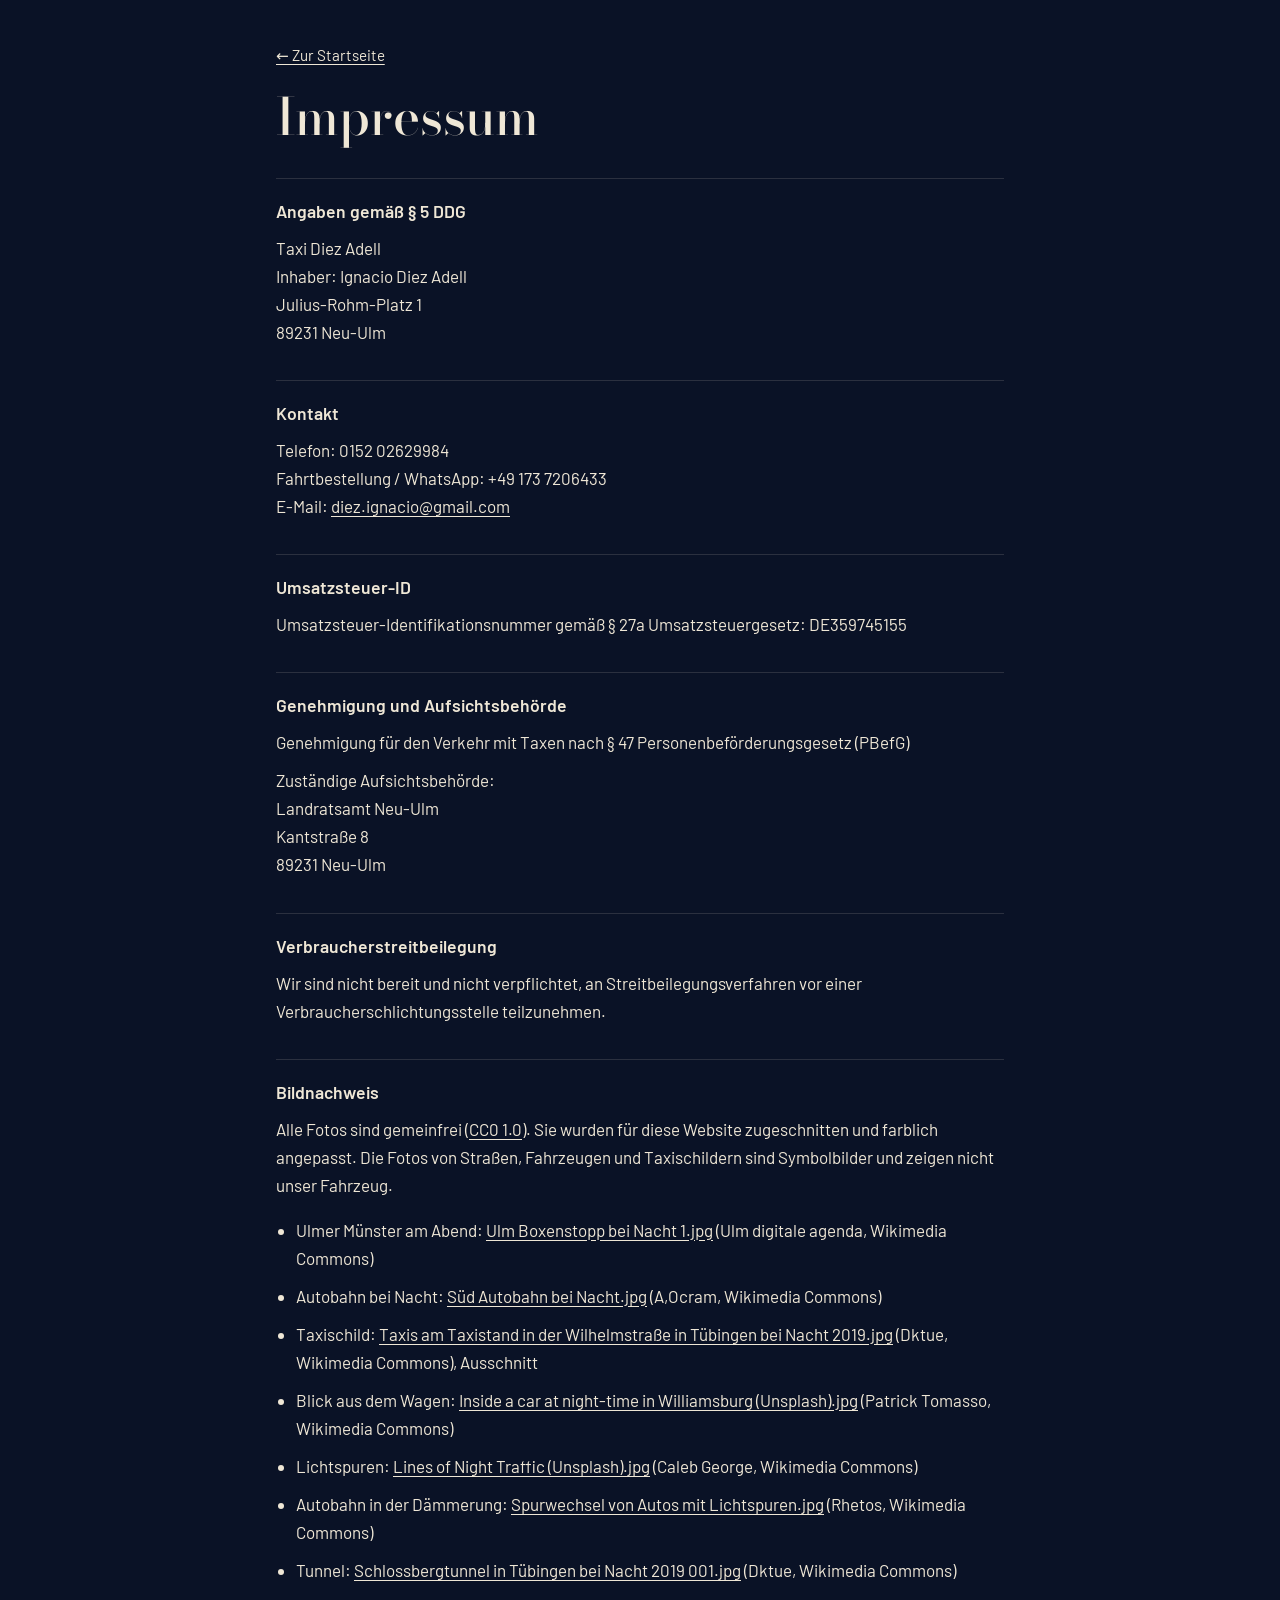
<file: impressum.html>
<!doctype html>
<html lang="de">
<head>
<meta charset="utf-8">
<meta name="viewport" content="width=device-width,initial-scale=1">
<title>Impressum · Taxi Diez Adell</title>
<meta name="robots" content="noindex, nofollow">
<link rel="stylesheet" href="fonts.css">
<link rel="stylesheet" href="legal.css">
</head>
<body>
<main class="legal">
  <a class="back" href="index.html">← Zur Startseite</a>
  <h1>Impressum</h1>

  <h2>Angaben gemäß § 5 DDG</h2>
  <p>Taxi Diez Adell<br>
  Inhaber: Ignacio Diez Adell<br>
  Julius-Rohm-Platz 1<br>
  89231 Neu-Ulm</p>

  <h2>Kontakt</h2>
  <p>Telefon: 0152 02629984<br>
  Fahrtbestellung / WhatsApp: +49 173 7206433<br>
  E-Mail: <a href="mailto:diez.ignacio@gmail.com">diez.ignacio@gmail.com</a></p>

  <h2>Umsatzsteuer-ID</h2>
  <p>Umsatzsteuer-Identifikationsnummer gemäß § 27a Umsatzsteuergesetz: DE359745155</p>

  <h2>Genehmigung und Aufsichtsbehörde</h2>
  <p>Genehmigung für den Verkehr mit Taxen nach § 47 Personenbeförderungsgesetz (PBefG)</p>
  <p>Zuständige Aufsichtsbehörde:<br>
  Landratsamt Neu-Ulm<br>
  Kantstraße 8<br>
  89231 Neu-Ulm</p>

  <h2>Verbraucherstreitbeilegung</h2>
  <p>Wir sind nicht bereit und nicht verpflichtet, an Streitbeilegungsverfahren vor einer Verbraucherschlichtungsstelle teilzunehmen.</p>

  <h2 id="bildnachweis">Bildnachweis</h2>
  <p>Alle Fotos sind gemeinfrei (<a href="https://creativecommons.org/publicdomain/zero/1.0/deed.de" rel="noopener">CC0 1.0</a>). Sie wurden für diese Website zugeschnitten und farblich angepasst. Die Fotos von Straßen, Fahrzeugen und Taxischildern sind Symbolbilder und zeigen nicht unser Fahrzeug.</p>
  <ul>
    <li>Ulmer Münster am Abend: <a href="https://commons.wikimedia.org/wiki/File:Ulm_Boxenstopp_bei_Nacht_1.jpg" rel="noopener">Ulm Boxenstopp bei Nacht 1.jpg</a> (Ulm digitale agenda, Wikimedia Commons)</li>
    <li>Autobahn bei Nacht: <a href="https://commons.wikimedia.org/wiki/File:S%C3%BCd_Autobahn_bei_Nacht.jpg" rel="noopener">Süd Autobahn bei Nacht.jpg</a> (A,Ocram, Wikimedia Commons)</li>
    <li>Taxischild: <a href="https://commons.wikimedia.org/wiki/File:Taxis_am_Taxistand_in_der_Wilhelmstra%C3%9Fe_in_T%C3%BCbingen_bei_Nacht_2019.jpg" rel="noopener">Taxis am Taxistand in der Wilhelmstraße in Tübingen bei Nacht 2019.jpg</a> (Dktue, Wikimedia Commons), Ausschnitt</li>
    <li>Blick aus dem Wagen: <a href="https://commons.wikimedia.org/wiki/File:Inside_a_car_at_night-time_in_Williamsburg_(Unsplash).jpg" rel="noopener">Inside a car at night-time in Williamsburg (Unsplash).jpg</a> (Patrick Tomasso, Wikimedia Commons)</li>
    <li>Lichtspuren: <a href="https://commons.wikimedia.org/wiki/File:Lines_of_Night_Traffic_(Unsplash).jpg" rel="noopener">Lines of Night Traffic (Unsplash).jpg</a> (Caleb George, Wikimedia Commons)</li>
    <li>Autobahn in der Dämmerung: <a href="https://commons.wikimedia.org/wiki/File:Spurwechsel_von_Autos_mit_Lichtspuren.jpg" rel="noopener">Spurwechsel von Autos mit Lichtspuren.jpg</a> (Rhetos, Wikimedia Commons)</li>
    <li>Tunnel: <a href="https://commons.wikimedia.org/wiki/File:Schlossbergtunnel_in_T%C3%BCbingen_bei_Nacht_2019_001.jpg" rel="noopener">Schlossbergtunnel in Tübingen bei Nacht 2019 001.jpg</a> (Dktue, Wikimedia Commons)</li>
  </ul>
</main>
</body>
</html>
</file>
<file: fonts.css>
/* Bodoni Moda und Barlow (SIL Open Font License 1.1), lokal gehostet */
@font-face { font-family: 'Bodoni Moda'; font-style: normal; font-weight: 400 700; font-display: swap; src: url(fonts/BodoniModa-normal-400-700.woff2) format('woff2'); }
@font-face { font-family: 'Barlow'; font-style: normal; font-weight: 400; font-display: swap; src: url(fonts/barlow-latin-400-normal.woff2) format('woff2'); }
@font-face { font-family: 'Barlow'; font-style: normal; font-weight: 500; font-display: swap; src: url(fonts/barlow-latin-500-normal.woff2) format('woff2'); }
@font-face { font-family: 'Barlow'; font-style: normal; font-weight: 600; font-display: swap; src: url(fonts/barlow-latin-600-normal.woff2) format('woff2'); }
</file>
<file: legal.css>
:root { --night: #0A1226; --ivory: #EFE7D6; --mist: #A9B0C4; --line: rgba(239,231,214,.14); --sign: #F5C400; color-scheme: dark; }
* { box-sizing: border-box; }
html, body { max-width: 100%; overflow-x: hidden; }
body { margin: 0; background: var(--night); color: var(--ivory); font: 17px/1.65 "Barlow", "Segoe UI", system-ui, sans-serif; }
.legal { max-width: 760px; margin: 0 auto; padding: 40px 16px 72px; }
.legal h1 { font-family: "Bodoni Moda", Georgia, serif; font-weight: 500; font-size: clamp(2.2rem, 7vw, 3.2rem); line-height: 1.05; margin: 22px 0 28px; }
.legal h2 { font-size: 1.1rem; font-weight: 600; margin: 34px 0 8px; padding-top: 18px; border-top: 1px solid var(--line); }
.legal p, .legal li { margin: 0 0 10px; overflow-wrap: anywhere; hyphens: auto; -webkit-hyphens: auto; }
.legal ul { padding-left: 20px; }
.legal a { color: var(--ivory); text-underline-offset: 3px; }
.legal a:hover { text-decoration-color: var(--sign); }
.back { font-size: .95rem; }
.stand { color: var(--mist); font-size: .85rem; margin-top: 36px; }
</file>
